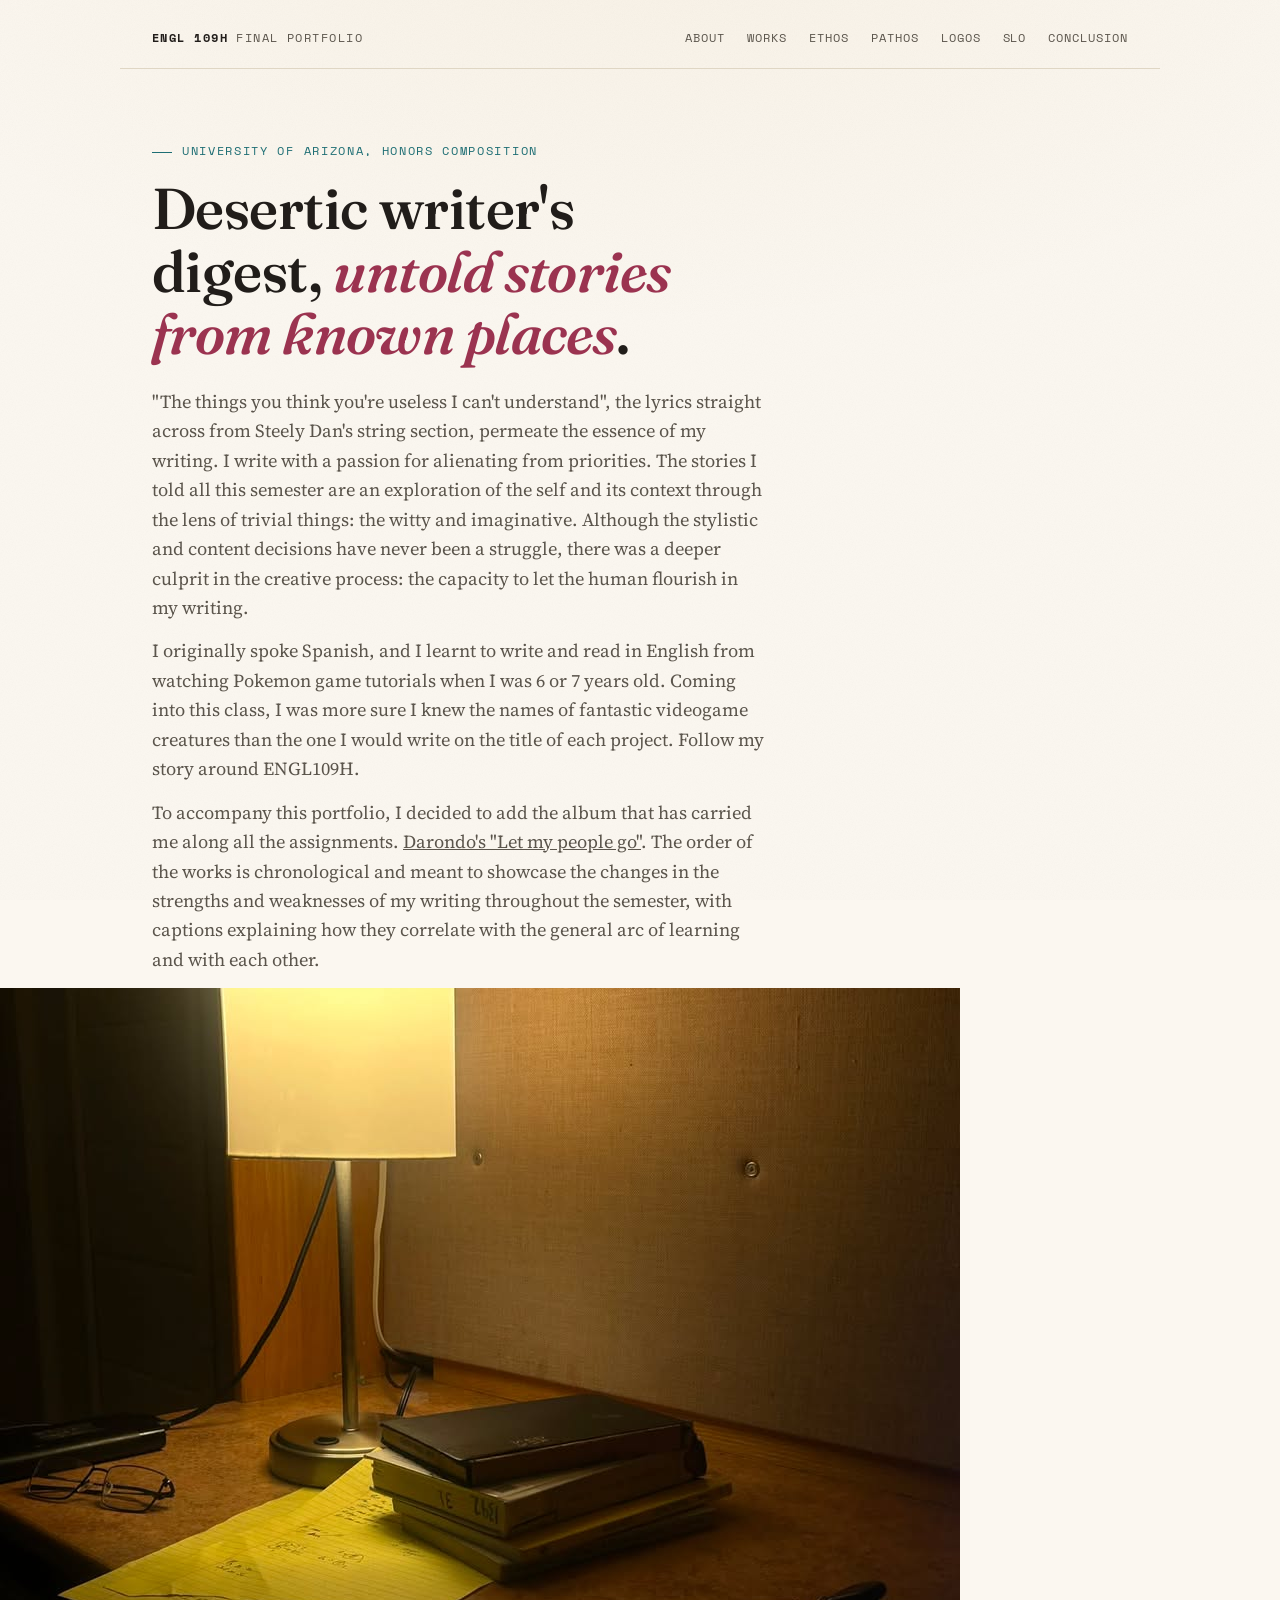
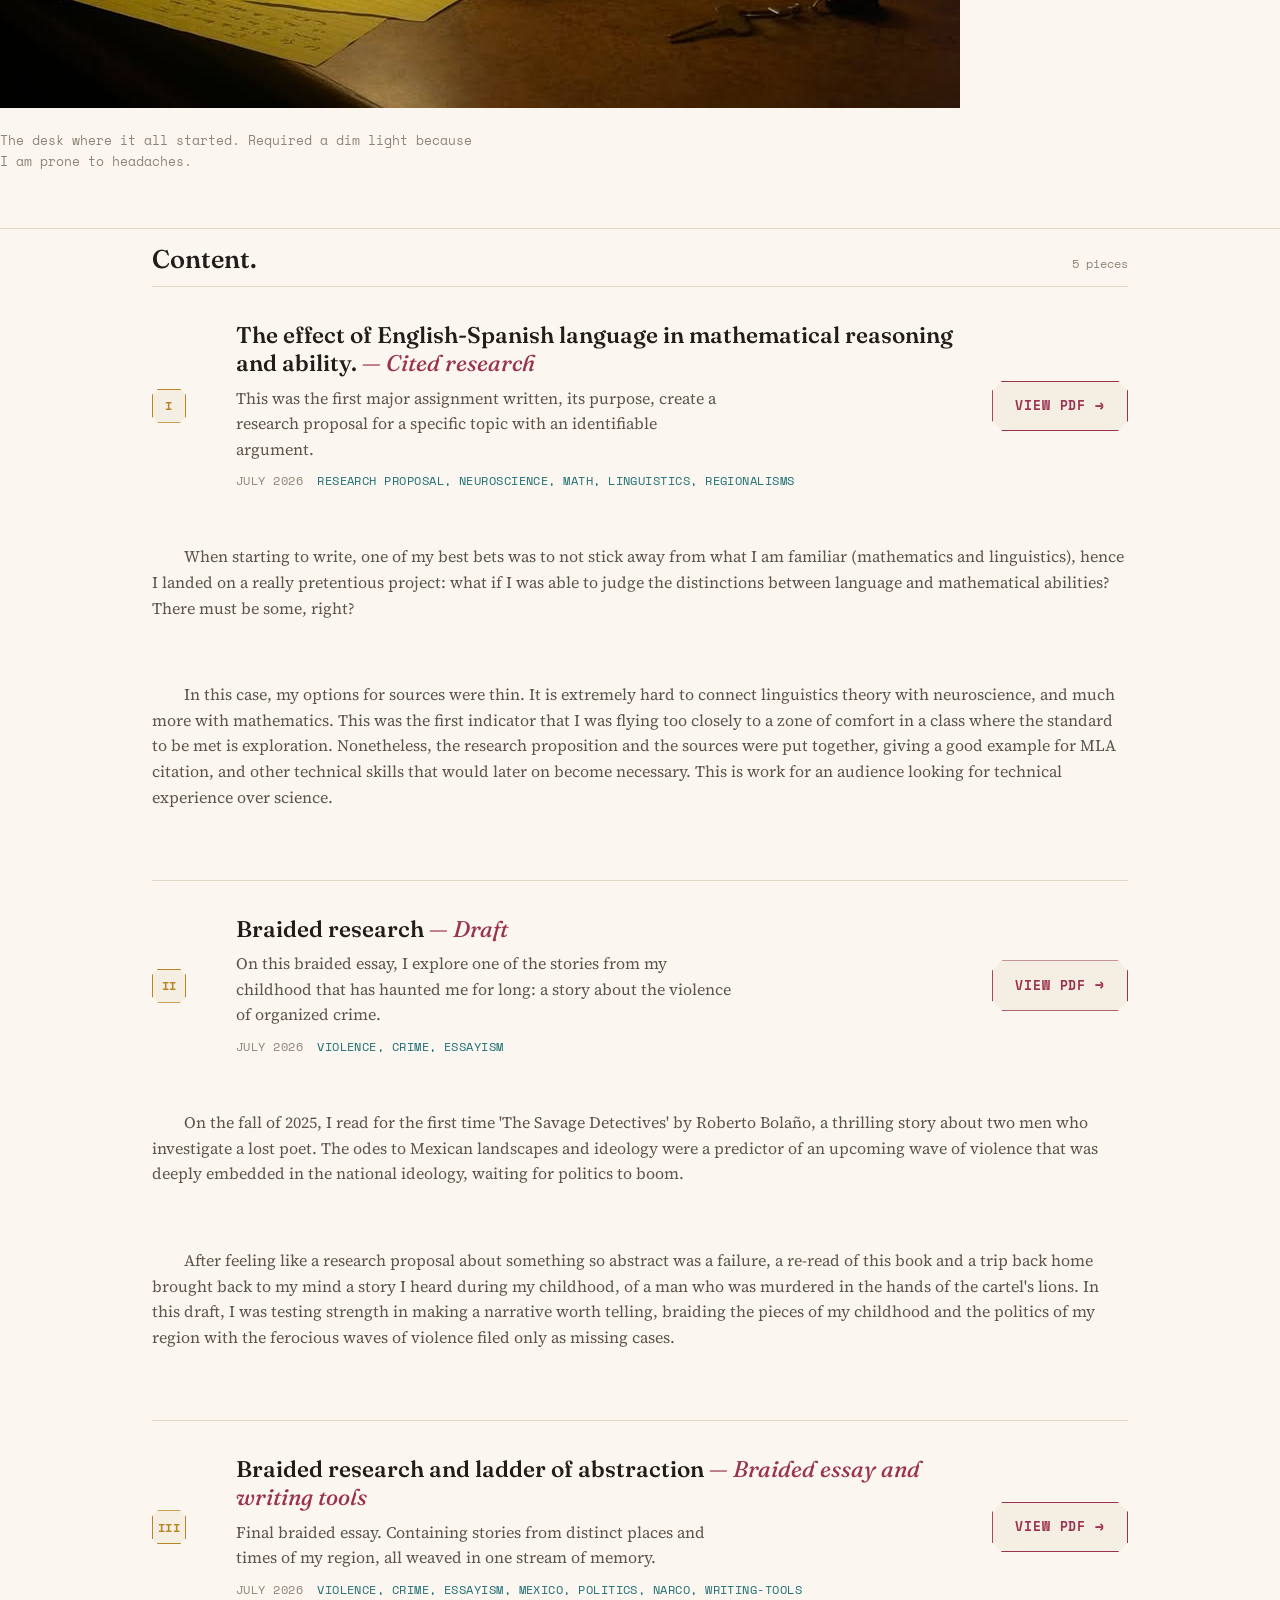
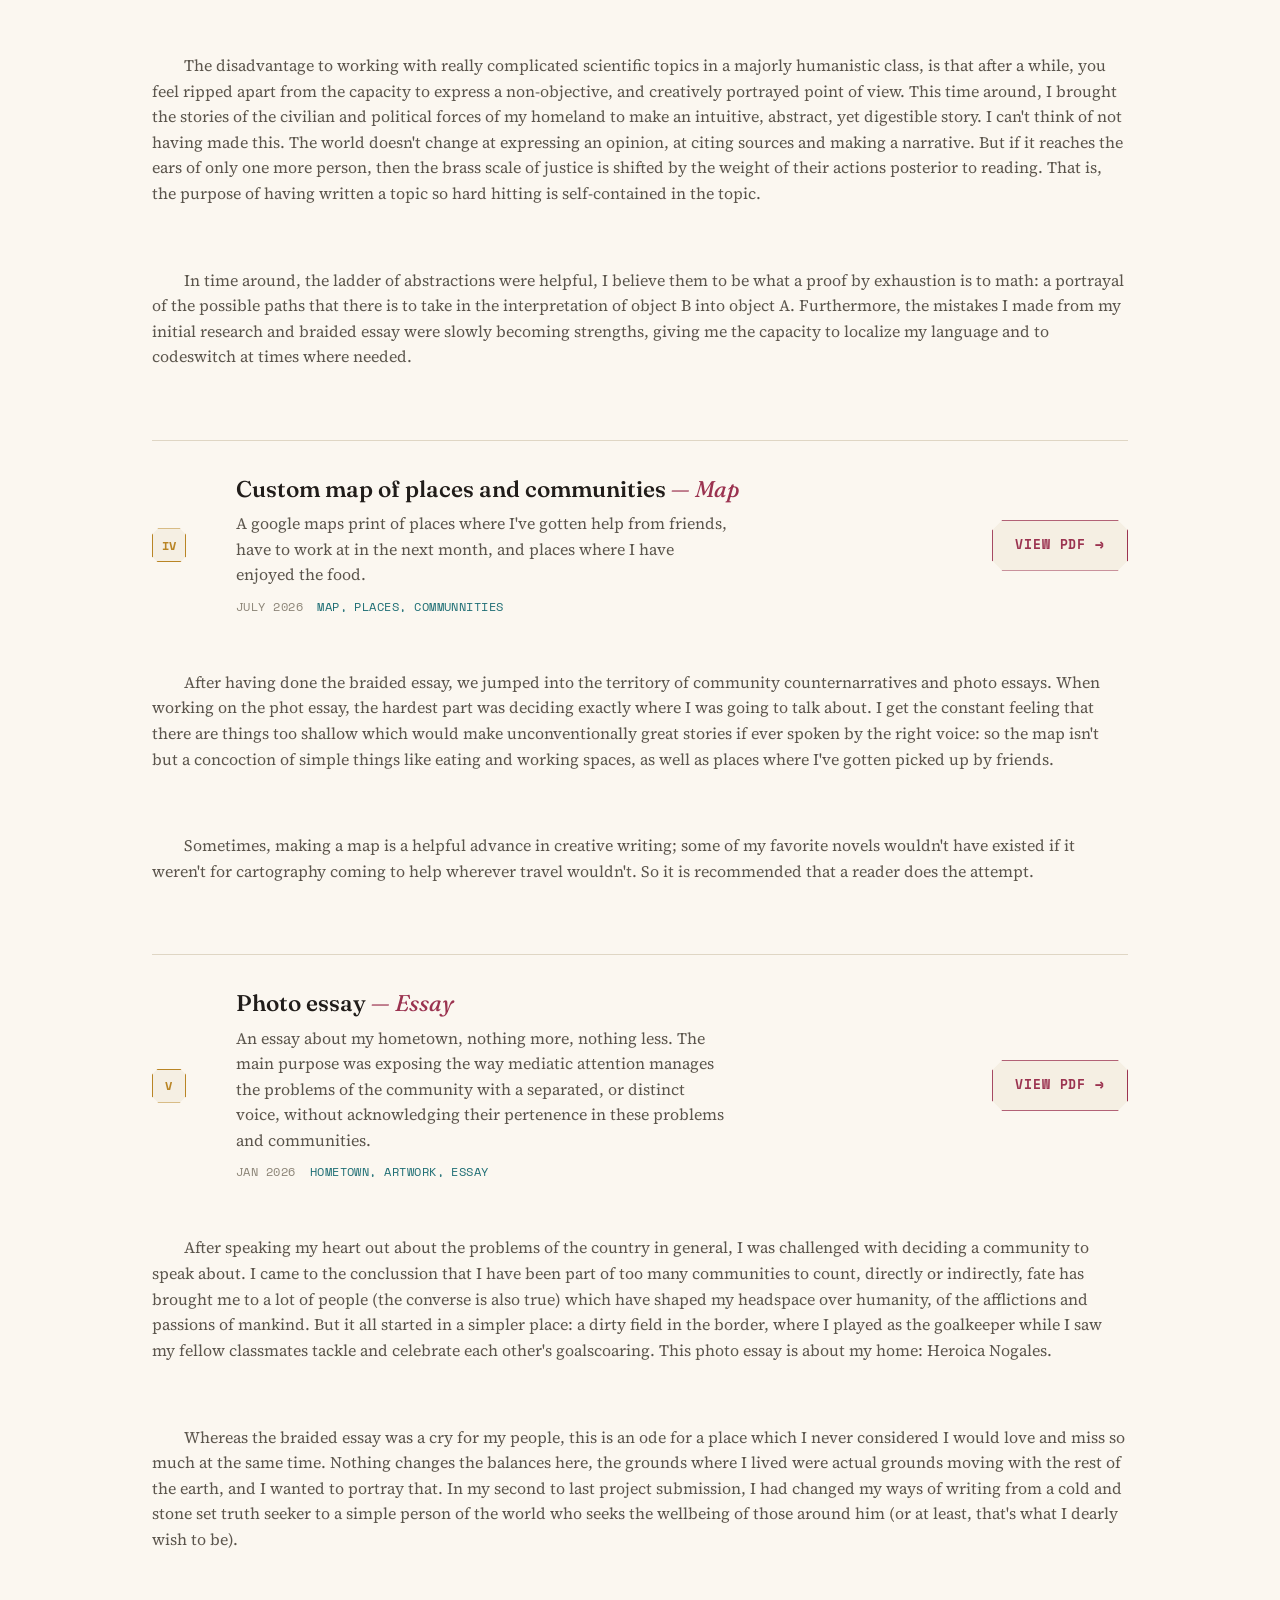
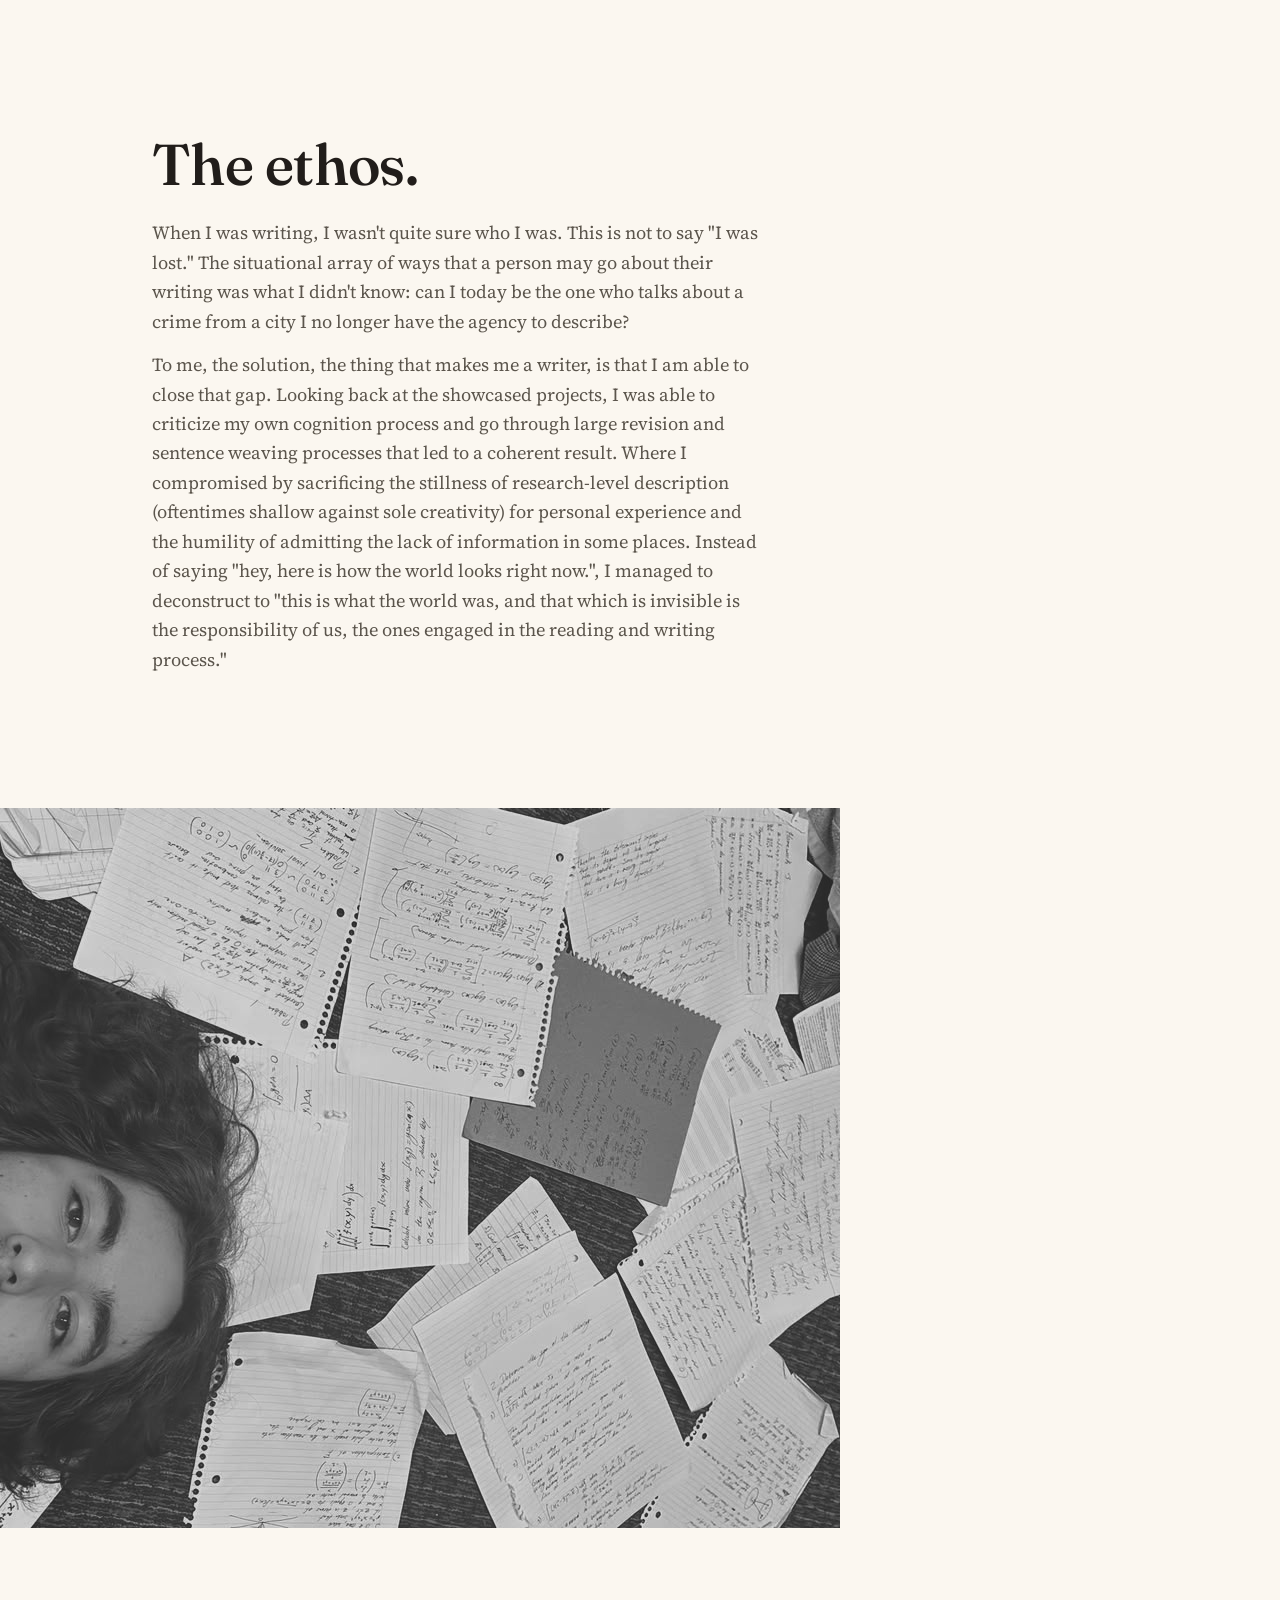
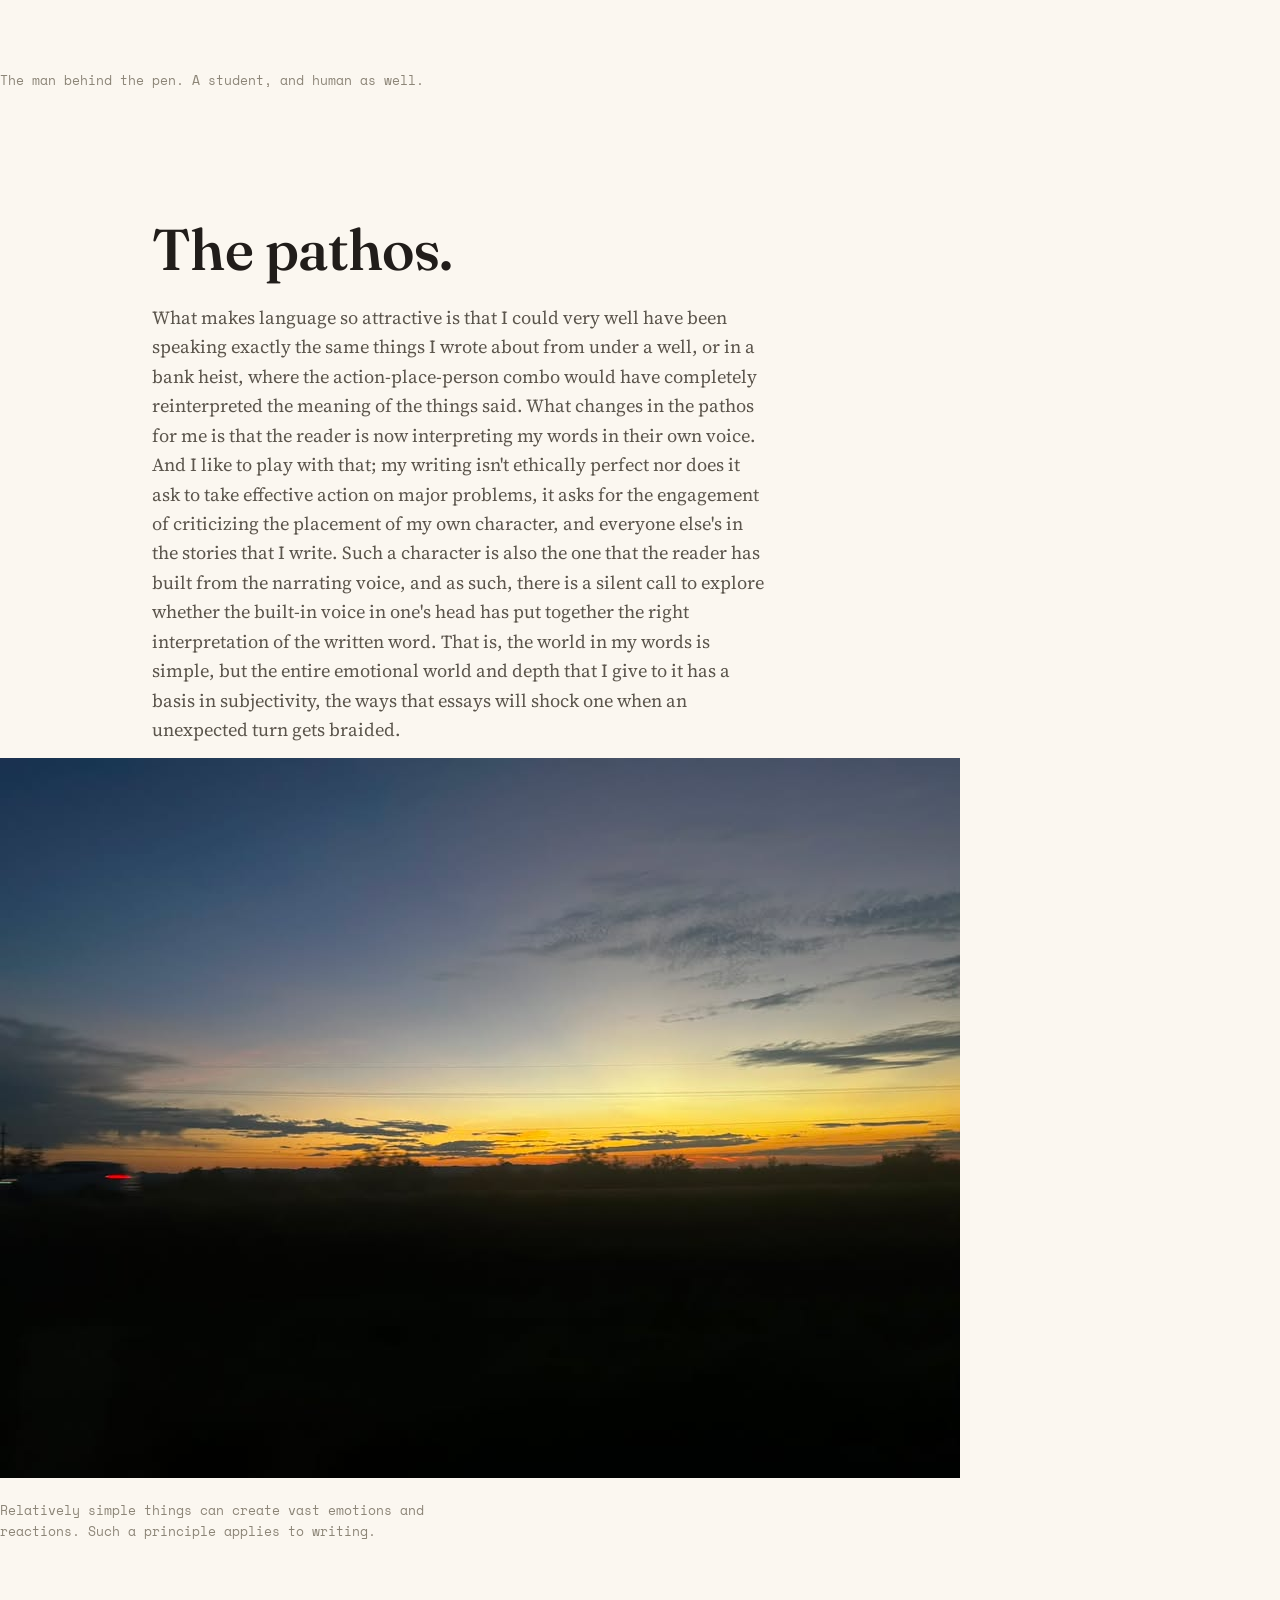
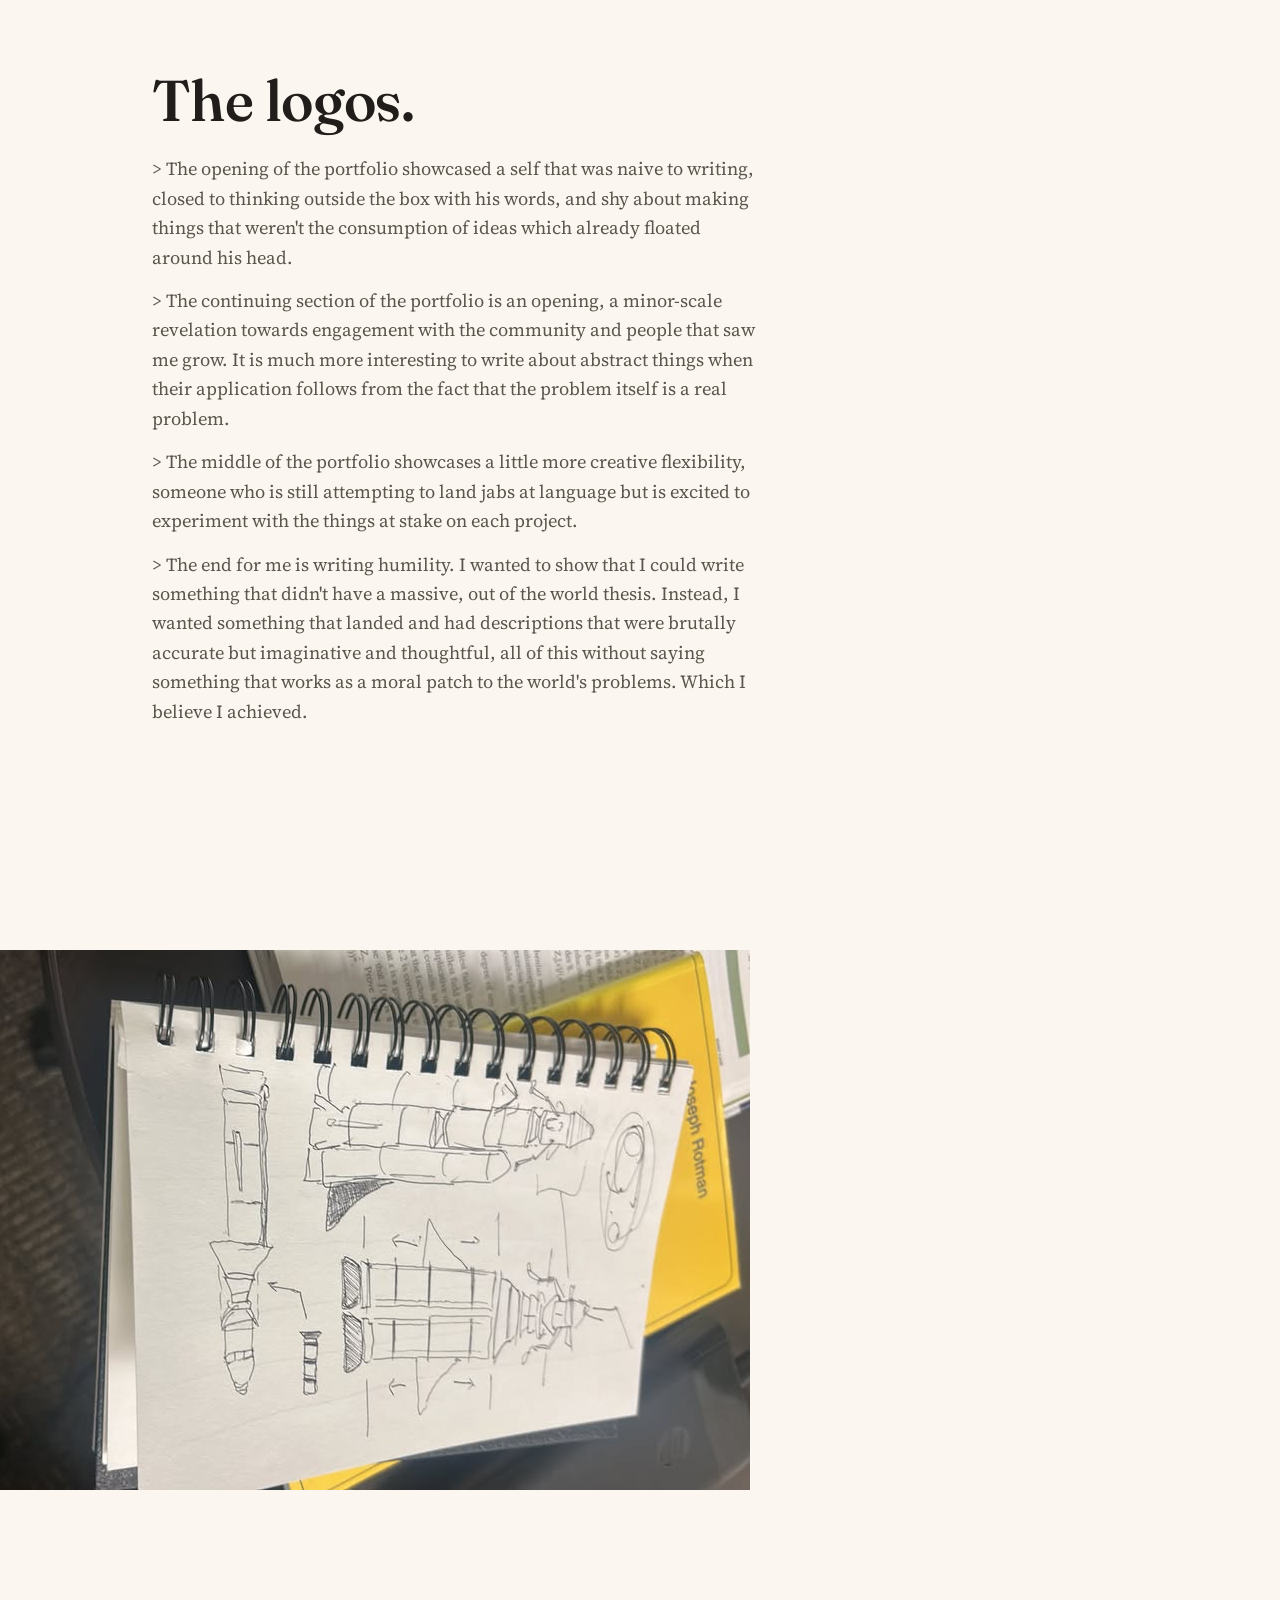
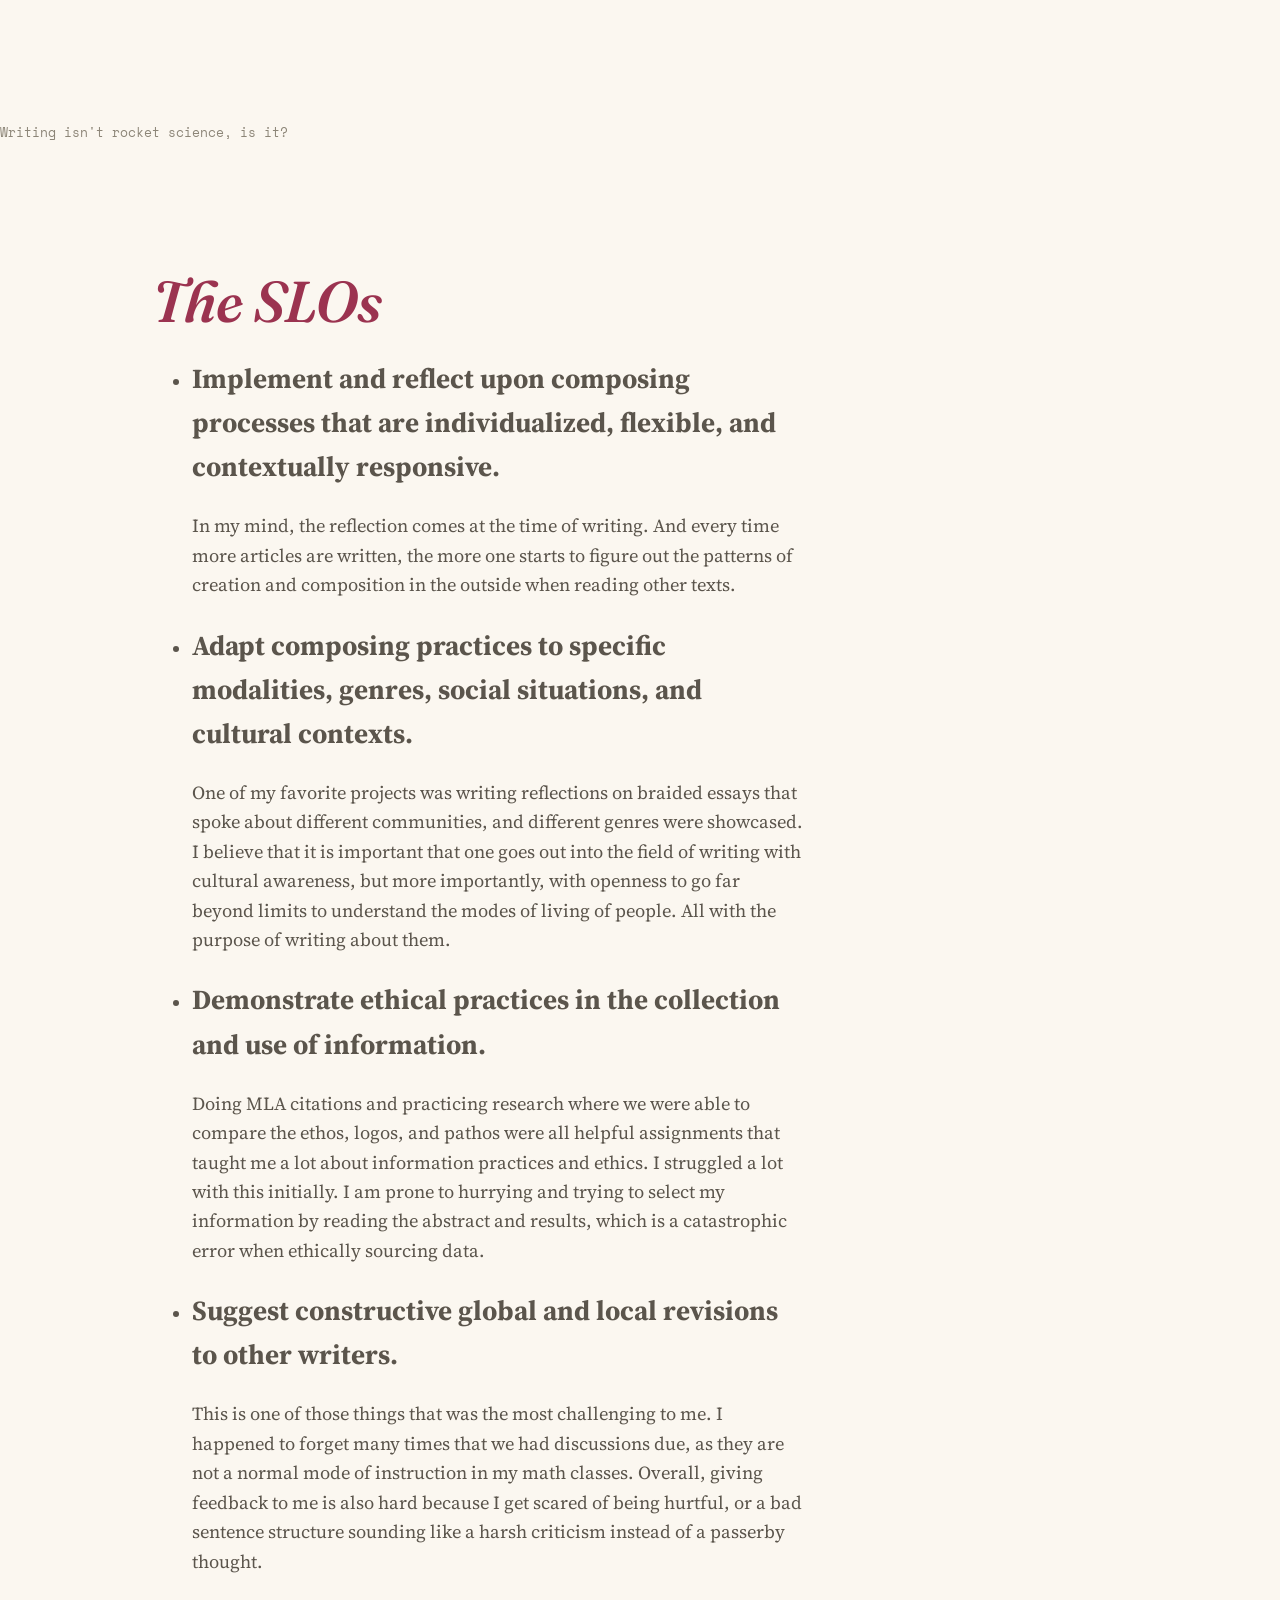
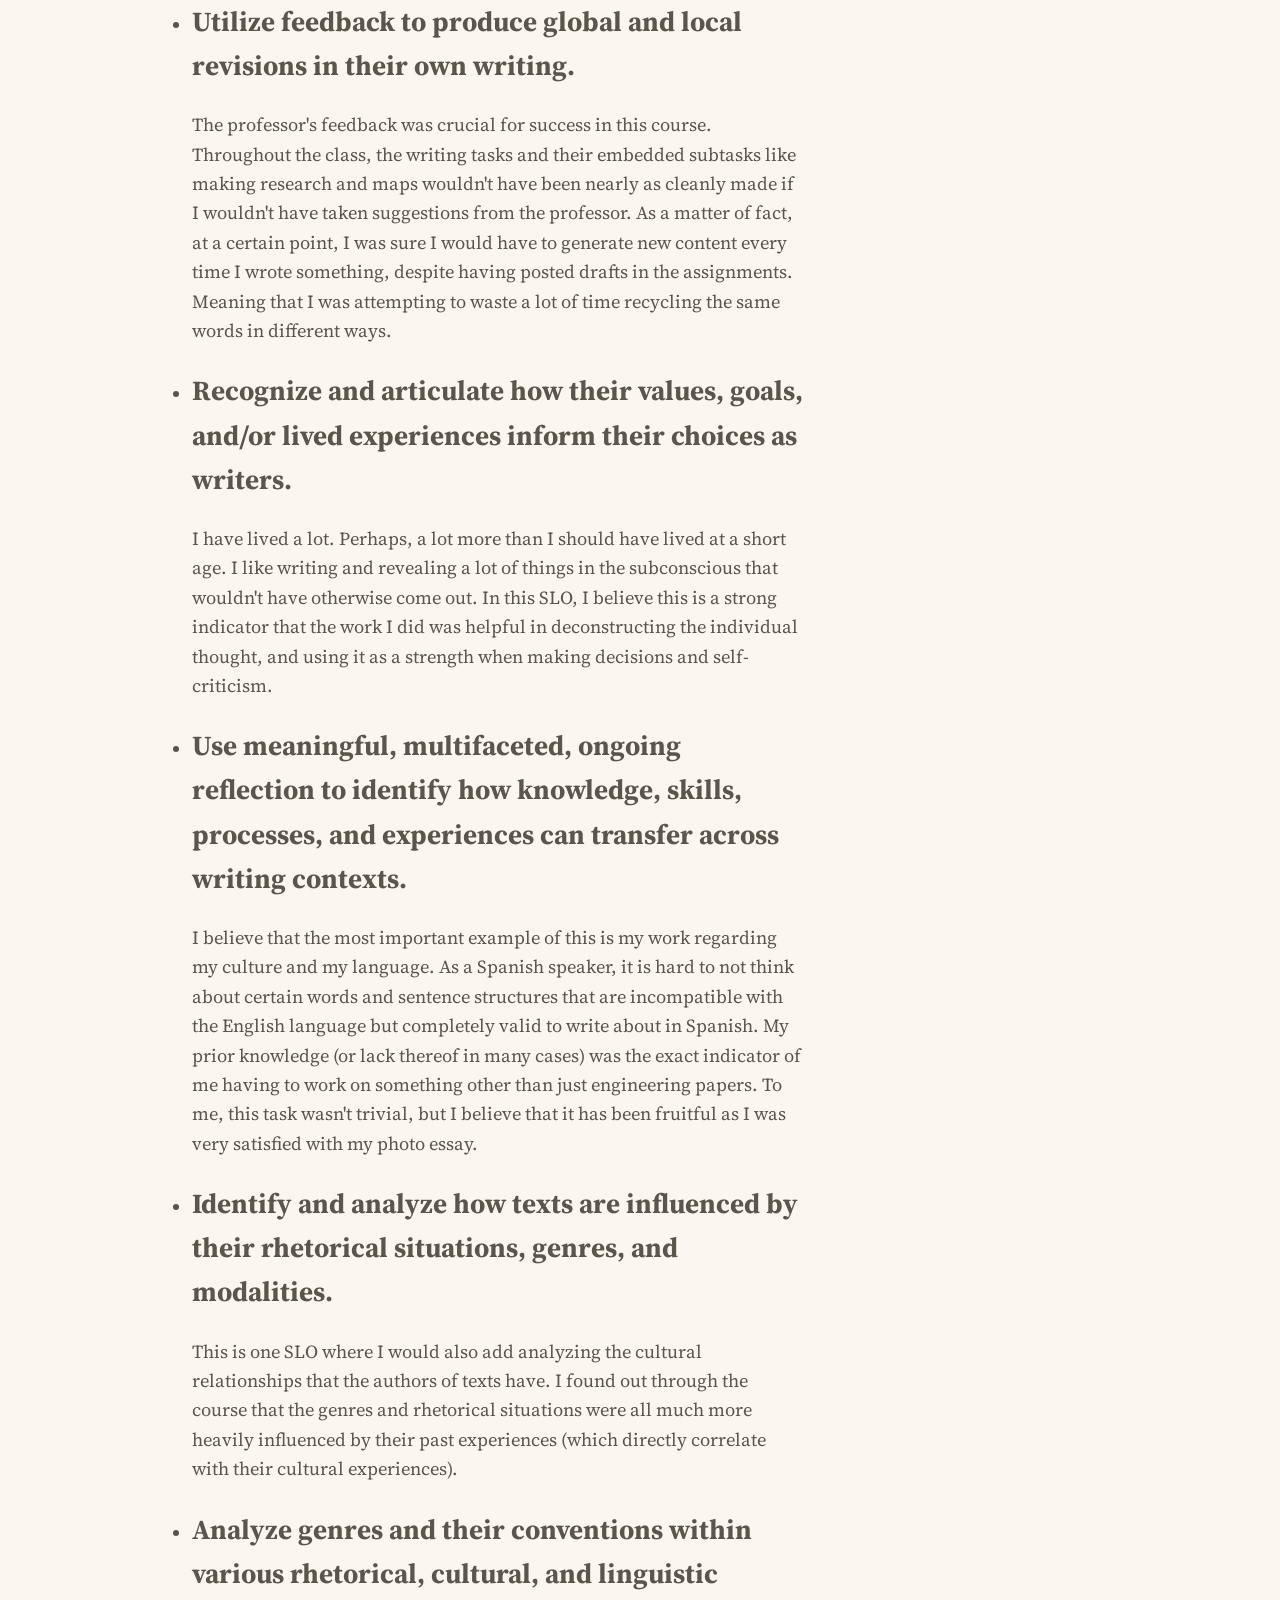
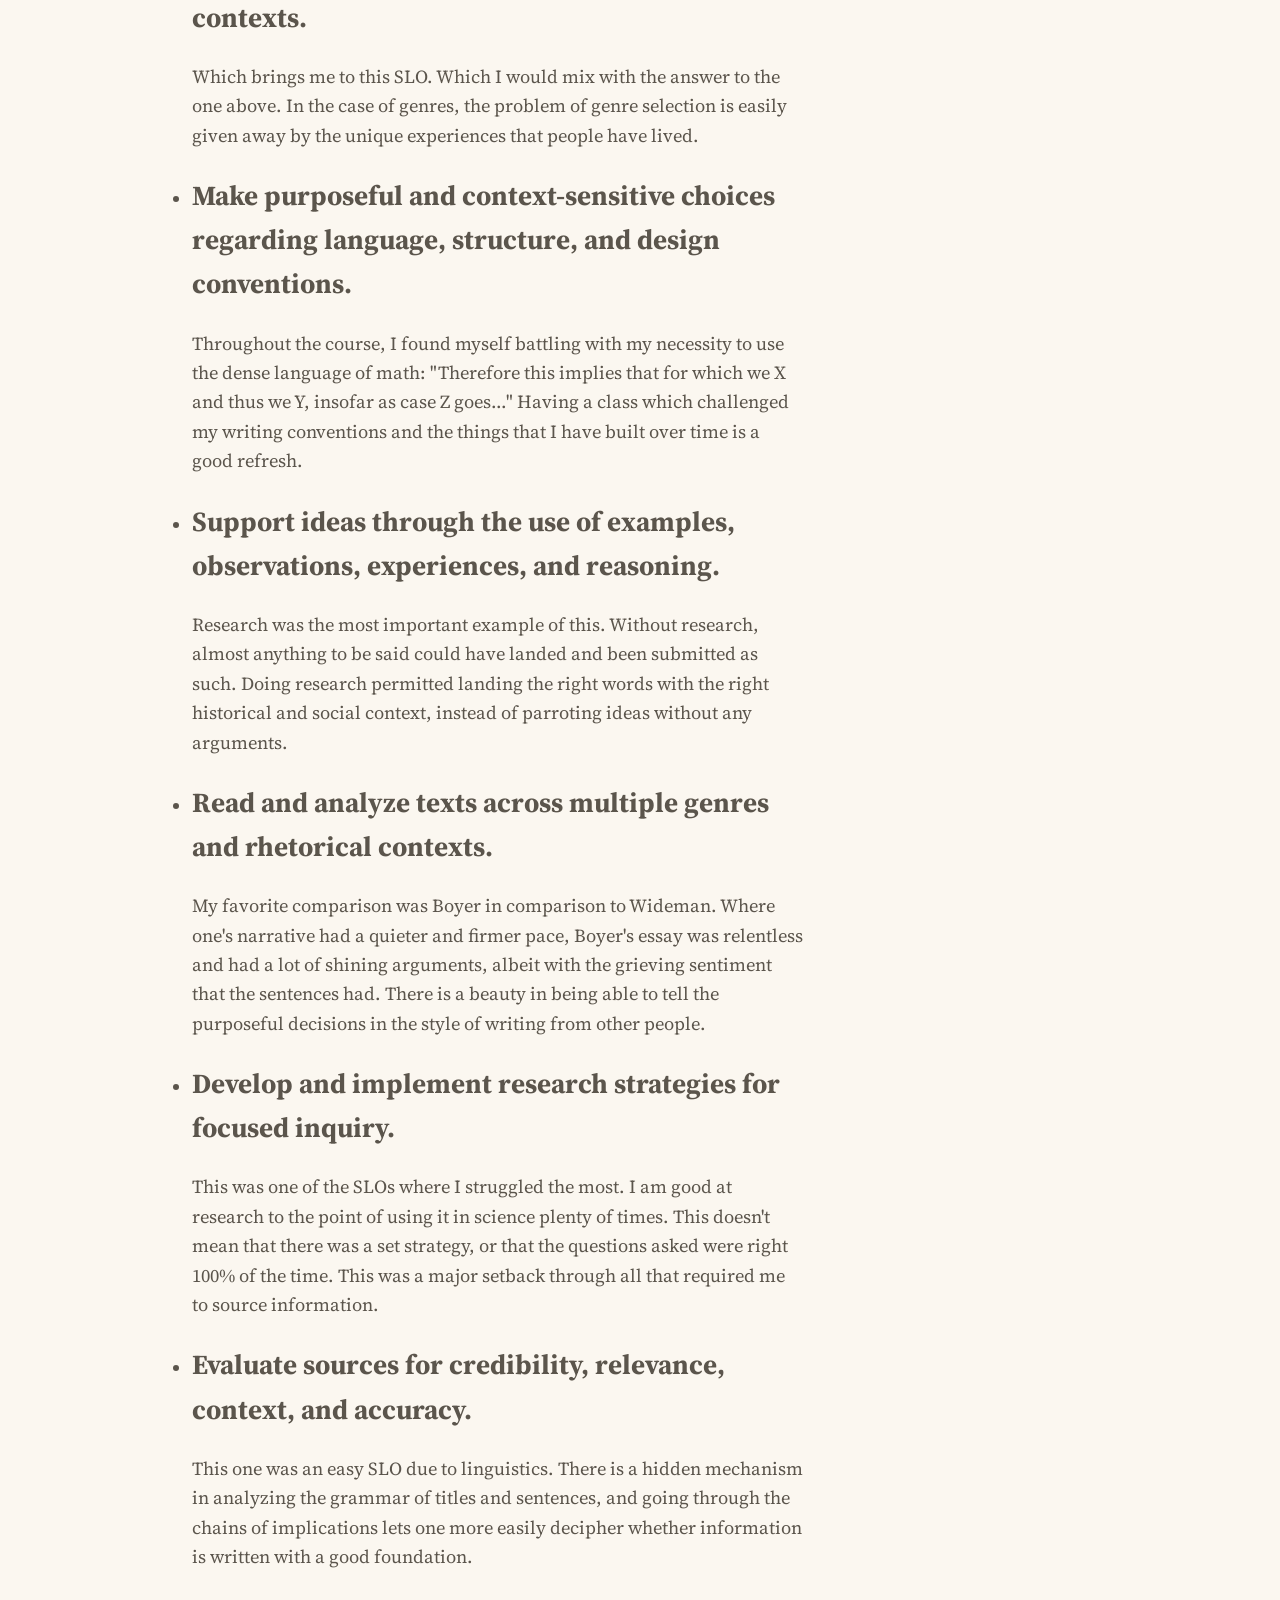
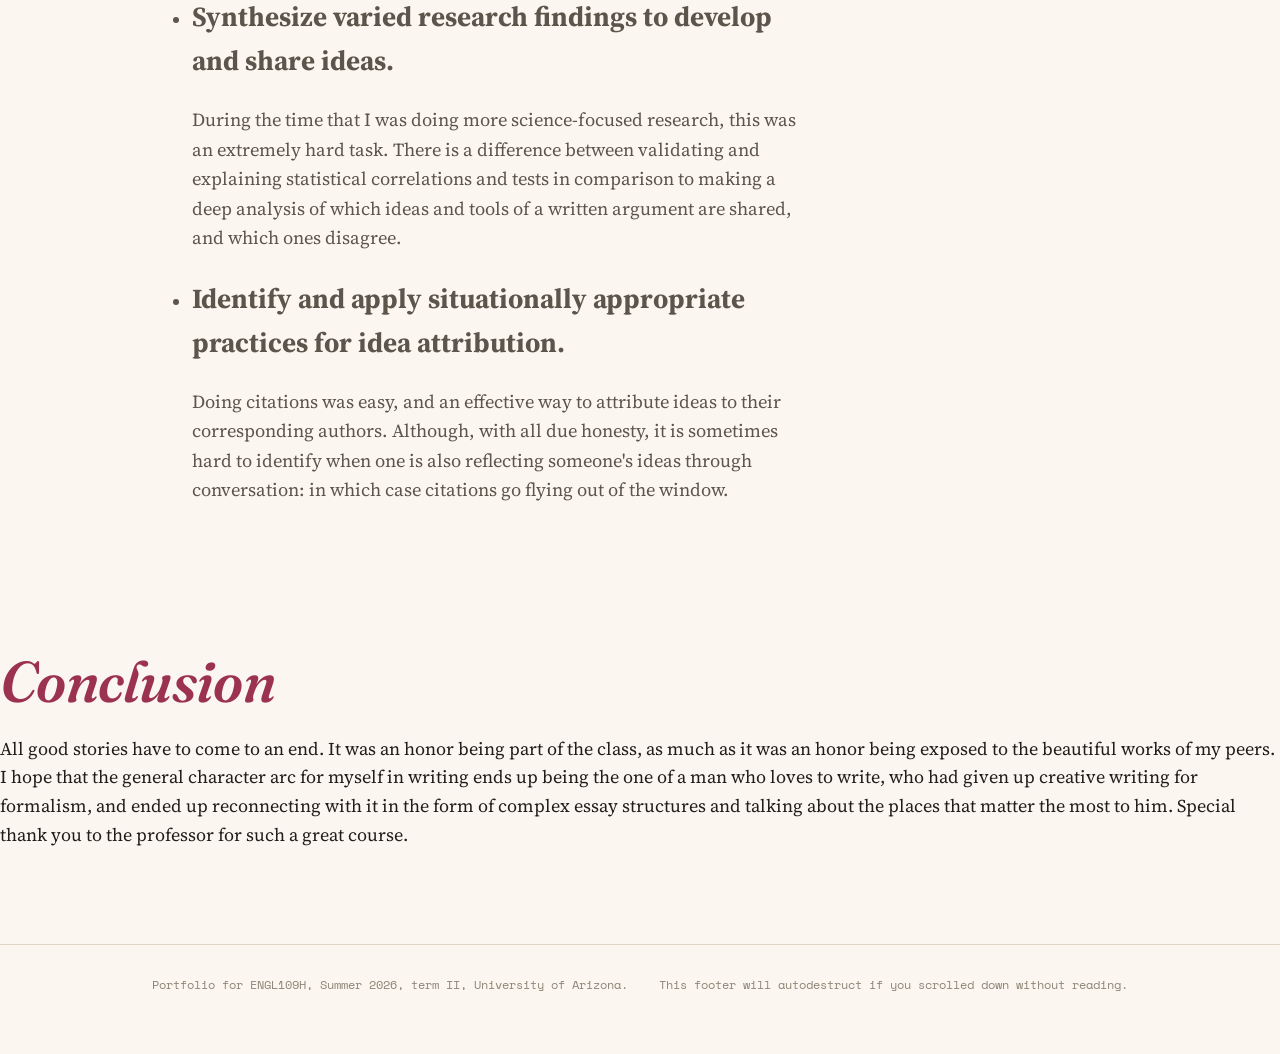
<file: index.html>
<!DOCTYPE html>
<html lang="en">
<head>
<meta charset="UTF-8" />
<meta name="viewport" content="width=device-width, initial-scale=1.0" />
<title>a desertic writer's digest</title>
<meta name="description" content="A portfolio of essays and papers written for ENGL 109H at the University of Arizona, reading Mexico from the vantage point of mathematics and computer science." />
<link rel="preconnect" href="https://fonts.googleapis.com">
<link rel="preconnect" href="https://fonts.gstatic.com" crossorigin>
<link href="https://fonts.googleapis.com/css2?family=Fraunces:ital,opsz,wght@0,9..144,440;0,9..144,560;1,9..144,500&family=Source+Serif+4:ital,opsz,wght@0,8..60,400;0,8..60,600;1,8..60,400&family=Space+Mono:wght@400;700&display=swap" rel="stylesheet">
<link rel="stylesheet" href="assets/style.css" />
</head>
<body>

<header class="site-header">
  <div class="wrap">
    <a class="site-mark" href="index.html"><strong>ENGL 109H</strong> Final portfolio </a>
    <nav class="site-nav">
      <a href="#about">About</a>
      <a href="#works">Works</a>
      <a href="#Ethos">Ethos</a>
      <a href="#Pathos">Pathos</a>
      <a href="#Logos">Logos</a>
      <a href="#SLOs">SLO</a>
      <a href="#conc">Conclusion</a>
    </nav>
  </div>
</header>

<section class="hero">
  <div class="wrap">
    <p class="hero-eyebrow">University of Arizona, Honors Composition</p>
    <h1>Desertic writer's digest, <em>untold stories from known places</em>.</h1>
    <p class="lede">
      "The things you think you're useless I can't understand", the lyrics straight across from Steely Dan's string section, permeate the essence of my writing. I write with a passion for alienating from priorities. The stories I told all this semester are an exploration of the self and its context through the lens of trivial things: the witty and imaginative. Although the stylistic and content decisions have never been a struggle, there was a deeper culprit in the creative process: the capacity to let the human flourish in my writing.
    </p>
    <p class="lede">
      I originally spoke Spanish, and I learnt to write and read in English from watching Pokemon game tutorials when I was 6 or 7 years old. Coming into this class, I was more sure I knew the names of fantastic videogame creatures than the one I would write on the title of each project. Follow my story around ENGL109H.
    </p>
    <p class="lede">
      To accompany this portfolio, I decided to add the album that has carried me along all the assignments. <a href="https://open.spotify.com/album/3nD9Oab8M4sCLNmqmwSOdA?si=G_bd0ZDOS9WsBj5sQAc7gw">Darondo's "Let my people go"</a>. The order of the works is chronological and meant to showcase the changes in the strengths and weaknesses of my writing throughout the semester, with captions explaining how they correlate with the general arc of learning and with each other.
    </p>
  </div>
<img src="desk.jpg" style="max-width: 80%; height: auto;"> <p class="discipline-note">The desk where it all started. Required a dim light because I am prone to headaches.</p>
  <div class="hero-art" aria-hidden="true"></div>
</section>

<hr class="divider" />

<main>
  <section class="works" id="works">
    <div class="wrap">
      <div class="works-heading">
        <h2>Content.</h2>
        <span class="count" data-works-count>— pieces</span>
      </div>
      <div data-works-list><!-- in assets script and work js ... :-). --></div>
    </div>
  </section>
</main>

<section class="hero" id="Ethos">
  <div class="wrap">
    <h1>The ethos.</h1>
    <p class="lede">
      When I was writing, I wasn't quite sure who I was. This is not to say 
      "I was lost." The situational array of ways that a person may go about their writing was what I didn't know: can I today be the one who talks about a crime from a city I no longer have the agency to describe?
    </p>
    <p class="lede">
      To me, the solution, the thing that makes me a writer, is that I am able to close that gap. Looking back at the showcased projects, I was able to criticize my own 
      cognition process and go through large revision and sentence weaving processes that led to a coherent result. 
      Where I compromised by sacrificing the stillness of research-level description (oftentimes shallow against sole creativity) for personal experience and the humility of admitting the lack of information in some places. 

      Instead of saying "hey, here is how the world looks right now.", I managed to deconstruct to "this is what the world was, and that which is invisible is the responsibility of us, the ones engaged in the reading and writing process."
    </p>
  </div>
<img src="guy.jpg" style="max-width: 80%; height: auto; transform: rotate(90deg);"> <p class="discipline-note">The man behind the pen. A student, and human as well.</p>
  <div class="hero-art" aria-hidden="true"></div>
</section>

<section class="hero" id="Pathos">
  <div class="wrap">
    <h1>The pathos.</h1>
    <p class="lede">
      What makes language so attractive is that I could very well have been speaking exactly the same things I wrote about from under a well, or in a bank heist, where the action-place-person combo would have completely reinterpreted the meaning of the things said. What changes in the pathos for me is that the reader is now interpreting my words in their own voice. And I like to play with that; my writing isn't ethically perfect nor does it ask to take effective action on major problems, it asks for the engagement of criticizing the placement of my own character, and everyone else's in the stories that I write. Such a character is also the one that the reader has built from the narrating voice, and as such, there is a silent call to explore whether the built-in voice in one's head has put together the right interpretation of the written word. That is, the world in my words is simple, but the entire emotional world and depth that I give to it has a basis in subjectivity, the ways that essays will shock one when an unexpected turn gets braided.
    </p>
  </div>
<img src="sunset.jpg" style="max-width: 80%; height: auto;"> <p class="discipline-note">Relatively simple things can create vast emotions and reactions. Such a principle applies to writing.</p>
  <div class="hero-art" aria-hidden="true"></div>
</section>

<section class="hero" id="Logos">
  <div class="wrap">
    <h1>The logos.</h1>
    <p class="lede">
      > The opening of the portfolio showcased a self that was naive to writing, closed to thinking outside the box with his words, and shy about making things that weren't the consumption of ideas which already floated around his head.
    </p>
    <p class="lede">
      > The continuing section of the portfolio is an opening, a minor-scale revelation towards engagement with the community and people that saw me grow. It is much more interesting to write about abstract things when their application follows from the fact that the problem itself is a real problem.
    </p>
    <p class="lede">
      > The middle of the portfolio showcases a little more creative flexibility, someone who is still attempting to land jabs at language but is excited to experiment with the things at stake on each project.
    </p>
    <p class="lede">
      > The end for me is writing humility. I wanted to show that I could write something that didn't have a massive, out of the world thesis. Instead, I wanted something that landed and had descriptions that were brutally accurate but imaginative and thoughtful, all of this without saying something that works as a moral patch to the world's problems. Which I believe I achieved.
    </p>
  </div>
<img src="rocket.jpg" style="max-width: 90%; height: auto; transform: rotate(90deg)"> <p class="discipline-note">Writing isn't rocket science, is it?</p>
  <div class="hero-art" aria-hidden="true"></div>
</section>

<section class="hero" id="SLOs">
<div class="wrap">
  <h1><em>The SLOs</em></h1>
  <ul>
    <li><h2>Implement and reflect upon composing processes that are individualized, flexible, and contextually responsive.</h2> 
      In my mind, the reflection comes at the time of writing. And every time more articles are written, the more one starts to figure out the patterns of creation and composition in the outside when reading other texts.</li>
    <li><h2>Adapt composing practices to specific modalities, genres, social situations, and cultural contexts.</h2>
      One of my favorite projects was writing reflections on braided essays that spoke about different communities, and different genres were showcased. I believe that it is important that one goes out into the field of writing with cultural awareness, but more importantly, with openness to go far beyond limits to understand the modes of living of people. All with the purpose of writing about them.</li>
    <li><h2>Demonstrate ethical practices in the collection and use of information.</h2> Doing MLA citations and practicing research where we were able to compare the ethos, logos, and pathos were all helpful assignments that taught me a lot about information practices and ethics. I struggled a lot with this initially. I am prone to hurrying and trying to select my information by reading the abstract and results, which is a catastrophic error when ethically sourcing data. </li>
    <li><h2>Suggest constructive global and local revisions to other writers.</h2> 
      This is one of those things that was the most challenging to me. I happened to forget many times that we had discussions due, as they are not a normal mode of instruction in my math classes. Overall, giving feedback to me is also hard because I get scared of being hurtful, or a bad sentence structure sounding like a harsh criticism instead of a passerby thought. </li>
    <li><h2>Utilize feedback to produce global and local revisions in their own writing.</h2> 
      The professor's feedback was crucial for success in this course. Throughout the class, the writing tasks and their embedded subtasks like making research and maps wouldn't have been nearly as cleanly made if I wouldn't have taken suggestions from the professor. As a matter of fact, at a certain point, I was sure I would have to generate new content every time I wrote something, despite having posted drafts in the assignments. Meaning that I was attempting to waste a lot of time recycling the same words in different ways. </li>
    <li><h2>Recognize and articulate how their values, goals, and/or lived experiences inform their choices as writers.</h2> I have lived a lot. Perhaps, a lot more than I should have lived at a short age. I like writing and revealing a lot of things in the subconscious that wouldn't have otherwise come out. In this SLO, I believe this is a strong indicator that the work I did was helpful in deconstructing the individual thought, and using it as a strength when making decisions and self-criticism. </li>
    <li><h2>Use meaningful, multifaceted, ongoing reflection to identify how knowledge, skills, processes, and experiences can transfer across writing contexts.</h2> I believe that the most important example of this is my work regarding my culture and my language. As a Spanish speaker, it is hard to not think about certain words and sentence structures that are incompatible with the English language but completely valid to write about in Spanish. My prior knowledge (or lack thereof in many cases) was the exact indicator of me having to work on something other than just engineering papers. To me, this task wasn't trivial, but I believe that it has been fruitful as I was very satisfied with my photo essay. </li>
    <li><h2>Identify and analyze how texts are influenced by their rhetorical situations, genres, and modalities.</h2> 
    This is one SLO where I would also add analyzing the cultural relationships that the authors of texts have. I found out through the course that the genres and rhetorical situations were all much more heavily influenced by their past experiences (which directly correlate with their cultural experiences). </li>
    <li><h2>Analyze genres and their conventions within various rhetorical, cultural, and linguistic contexts.</h2> Which brings me to this SLO. Which I would mix with the answer to the one above. In the case of genres, the problem of genre selection is easily given away by the unique experiences that people have lived. </li>
    <li><h2>Make purposeful and context-sensitive choices regarding language, structure, and design conventions.</h2>  Throughout the course, I found myself battling with my necessity to use the dense language of math: "Therefore this implies that for which we X and thus we Y, insofar as case Z goes..." Having a class which challenged my writing conventions and the things that I have built over time is a good refresh. </li>
    <li><h2>Support ideas through the use of examples, observations, experiences, and reasoning.</h2> 
      Research was the most important example of this. Without research, almost anything to be said could have landed and been submitted as such. Doing research permitted landing the right words with the right historical and social context, instead of parroting ideas without any arguments.</li>
    <li><h2>Read and analyze texts across multiple genres and rhetorical contexts.</h2> My favorite comparison was Boyer in comparison to Wideman. Where one's narrative had a quieter and firmer pace, Boyer's essay was relentless and had a lot of shining arguments, albeit with the grieving sentiment that the sentences had. There is a beauty in being able to tell the purposeful decisions in the style of writing from other people. </li>
    <li><h2>Develop and implement research strategies for focused inquiry.</h2> This was one of the SLOs where I struggled the most. I am good at research to the point of using it in science plenty of times. This doesn't mean that there was a set strategy, or that the questions asked were right 100% of the time. This was a major setback through all that required me to source information. </li>
    <li><h2>Evaluate sources for credibility, relevance, context, and accuracy.</h2> This one was an easy SLO due to linguistics. There is a hidden mechanism in analyzing the grammar of titles and sentences, and going through the chains of implications lets one more easily decipher whether information is written with a good foundation.</li>
    <li><h2>Synthesize varied research findings to develop and share ideas.</h2> During the time that I was doing more science-focused research, this was an extremely hard task. There is a difference between validating and explaining statistical correlations and tests in comparison to making a deep analysis of which ideas and tools of a written argument are shared, and which ones disagree. </li>
    <li><h2>Identify and apply situationally appropriate practices for idea attribution.</h2> Doing citations was easy, and an effective way to attribute ideas to their corresponding authors. Although, with all due honesty, it is sometimes hard to identify when one is also reflecting someone's ideas through conversation: in which case citations go flying out of the window. </li>
  </ul>
</div>

</section>

<section class="hero" id="conc">
<h1><em> Conclusion</em></h1>
<p>
  All good stories have to come to an end. It was an honor being part of the class, as much as it was an honor being exposed to the beautiful works of my peers. I hope that the general character arc for myself in writing ends up being the one of a man who loves to write, who had given up creative writing for formalism, and ended up reconnecting with it in the form of complex essay structures and talking about the places that matter the most to him. Special thank you to the professor for such a great course.
</p>
</section>

<footer class="site-footer">
  <div class="wrap">
    <p>Portfolio for ENGL109H, Summer 2026, term II, University of Arizona.</p>
    <p>This footer will autodestruct if you scrolled down without reading.</p>
  </div>
</footer>


<script src="assets/works.js"></script>
<script src="assets/script.js"></script>
</body>
</html>
</file>
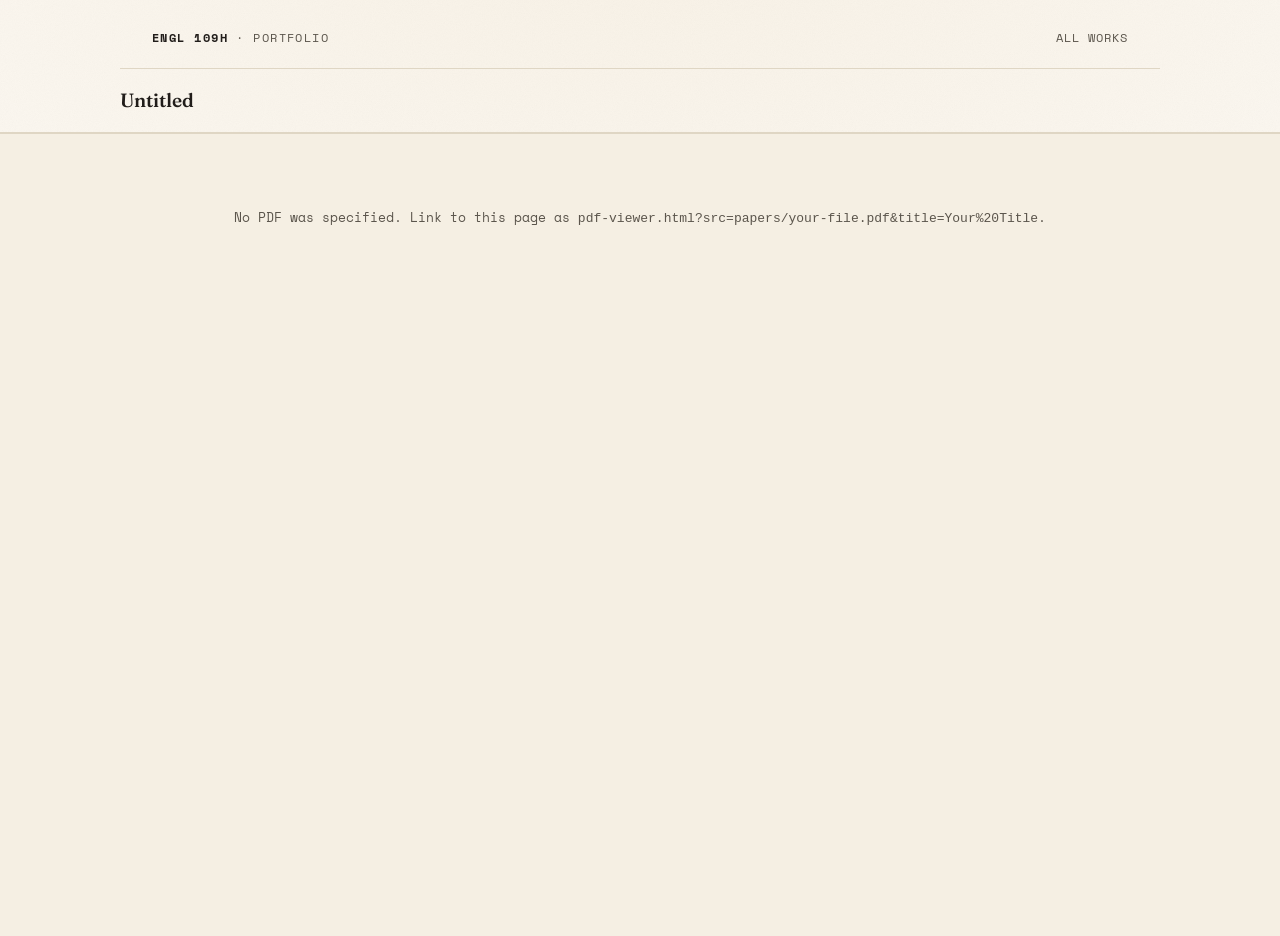
<file: pdf-viewer.html>
<!DOCTYPE html>
<html lang="en">
<head>
<meta charset="UTF-8" />
<meta name="viewport" content="width=device-width, initial-scale=1.0" />
<title>Viewing PDF — ENGL 109H Portfolio</title>
<link rel="preconnect" href="https://fonts.googleapis.com">
<link rel="preconnect" href="https://fonts.gstatic.com" crossorigin>
<link href="https://fonts.googleapis.com/css2?family=Fraunces:opsz,wght@9..144,560&family=Space+Mono:wght@400;700&display=swap" rel="stylesheet">
<link rel="stylesheet" href="assets/style.css" />
</head>
<body>

<header class="site-header">
  <div class="wrap">
    <a class="site-mark" href="index.html"><strong>ENGL 109H</strong> · Portfolio</a>
    <nav class="site-nav">
      <a href="index.html">All works</a>
    </nav>
  </div>
</header>

<div class="wrap pdf-toolbar">
  <h1 id="pdf-title">Loading…</h1>
  <a class="btn" id="pdf-download" href="#" download>
    <span>Download</span>
    <span class="arrow" aria-hidden="true">↓</span>
  </a>
</div>

<div class="pdf-shell">
  <div class="pdf-frame-wrap" id="pdf-frame-wrap">
    <p class="pdf-fallback" id="pdf-fallback" hidden>
      No PDF was specified. Link to this page as
      <code>pdf-viewer.html?src=papers/your-file.pdf&amp;title=Your%20Title</code>.
    </p>
  </div>
</div>

<script>
  (function () {
    const params = new URLSearchParams(window.location.search);
    const src = params.get("src");
    const title = params.get("title") || "Untitled";

    document.title = title + " — ENGL 109H Portfolio";
    document.getElementById("pdf-title").textContent = title;

    const wrap = document.getElementById("pdf-frame-wrap");
    const downloadBtn = document.getElementById("pdf-download");

    if (src) {
      const iframe = document.createElement("iframe");
      iframe.src = src;
      iframe.title = title;
      wrap.appendChild(iframe);
      downloadBtn.href = src;
    } else {
      document.getElementById("pdf-fallback").hidden = false;
      downloadBtn.style.display = "none";
    }
  })();
</script>

</body>
</html>
</file>
<file: assets/style.css>
:root{
  --color-bg:        #FBF7F0;
  --color-bg-raised: #F5EFE3;
  --color-ink:        #211D1A;
  --color-ink-soft:   #5B554C;
  --color-ink-faint:  #8C8577;
  --color-rosa:       #9B3350;
  --color-teal:       #1E6E74;
  --color-gold:       #B98525;
  --color-line:       #DFD6C4;
  --color-line-strong:#C9BDA3;

  --font-display: "Fraunces", "Iowan Old Style", "Palatino Linotype", Georgia, serif;
  --font-body:    "Source Serif 4", "Palatino Linotype", Georgia, serif;
  --font-mono:    "Space Mono", "Courier New", monospace;

  --measure: 68ch;
  --ease-bounce: cubic-bezier(.34, 1.56, .64, 1);
  --ease-smooth: cubic-bezier(.22, .61, .36, 1);
}

@media (prefers-color-scheme: dark){
}

*, *::before, *::after{ box-sizing: border-box; }


:root{
  --cut: 10px;
  --cut-sm: 6px;
}

html{ scroll-behavior: smooth; }
@media (prefers-reduced-motion: reduce){
  html{ scroll-behavior: auto; }
  *, *::before, *::after{
    animation-duration: 0.001ms !important;
    animation-iteration-count: 1 !important;
    transition-duration: 0.001ms !important;
    scroll-behavior: auto !important;
  }
}

body{
  margin: 0;
  color: var(--color-ink);
  font-family: var(--font-body);
  font-size: 18px;
  line-height: 1.6;
  -webkit-font-smoothing: antialiased;
  text-rendering: optimizeLegibility;

  /* Paper: a base ivory with a very fine grain and a faint top-down
     light falloff. No pattern to draw the eye — just gives the page
     the depth of cardstock instead of a flat fill. */
  background-color: var(--color-bg);
  background-image:
    radial-gradient(ellipse 1400px 700px at 50% -10%, rgba(185,133,37,.05), transparent 60%),
    url("data:image/svg+xml,%3Csvg xmlns='http://www.w3.org/2000/svg' width='140' height='140'%3E%3Cfilter id='n'%3E%3CfeTurbulence type='fractalNoise' baseFrequency='0.9' numOctaves='2' stitchTiles='stitch'/%3E%3CfeColorMatrix type='saturate' values='0'/%3E%3C/filter%3E%3Crect width='100%25' height='100%25' filter='url(%23n)' opacity='0.05'/%3E%3C/svg%3E");
  background-repeat: no-repeat, repeat;
  background-blend-mode: normal, multiply;
  background-attachment: fixed, fixed;
}

::selection{ background: var(--color-gold); color: var(--color-bg); }

a{ color: inherit; }

img{ max-width: 100%; display: block; }

.wrap{
  max-width: 1040px;
  margin: 0 auto;
  padding: 0 32px;
}

a:focus-visible,
button:focus-visible{
  outline: 2px solid var(--color-teal);
  outline-offset: 3px;
  border-radius: 2px;
}

.site-header{
  padding: 28px 0 0;
}
.site-header .wrap{
  display: flex;
  align-items: baseline;
  justify-content: space-between;
  gap: 24px;
  border-bottom: 1px solid var(--color-line);
  padding-bottom: 18px;
}
.site-mark{
  font-family: var(--font-mono);
  font-size: 12px;
  letter-spacing: .12em;
  text-transform: uppercase;
  color: var(--color-ink-soft);
  text-decoration: none;
}
.site-mark strong{ color: var(--color-ink); font-weight: 700; }
.site-nav{
  font-family: var(--font-mono);
  font-size: 12px;
  letter-spacing: .08em;
  text-transform: uppercase;
  display: flex;
  gap: 22px;
}
.site-nav a{
  text-decoration: none;
  color: var(--color-ink-soft);
  padding-bottom: 2px;
  border-bottom: 1px solid transparent;
  transition: color .2s var(--ease-smooth), border-color .2s var(--ease-smooth);
}
.site-nav a:hover{ color: var(--color-rosa); border-color: var(--color-rosa); }

.hero{
  position: relative;
  padding: 72px 0 56px;
  overflow: hidden;
}
.hero .wrap{ position: relative; z-index: 1; }
.hero-eyebrow{
  font-family: var(--font-mono);
  font-size: 12px;
  letter-spacing: .14em;
  text-transform: uppercase;
  color: var(--color-teal);
  margin: 0 0 18px;
}
.hero-eyebrow::before{
  content: "";
  display: inline-block;
  width: 20px;
  height: 1px;
  background: var(--color-teal);
  margin-right: 10px;
  vertical-align: middle;
}
.hero h1{
  font-family: var(--font-display);
  font-weight: 560;
  font-size: clamp(2.4rem, 5vw, 3.6rem);
  line-height: 1.08;
  letter-spacing: -0.01em;
  margin: 0 0 22px;
  max-width: 14ch;
}
.hero h1 em{
  font-style: italic;
  color: var(--color-rosa);
}
.hero p.lede{
  max-width: var(--measure);
  font-size: 1.15rem;
  color: var(--color-ink-soft);
  margin: 0 0 14px;
}

li{
  max-width: var(--measure);
  font-size: 1.15rem;
  color: var(--color-ink-soft);
  margin: 0 0 14px;
}
.hero .discipline-note{
  font-family: var(--font-mono);
  font-size: 13px;
  color: var(--color-ink-faint);
  max-width: 60ch;
  margin: 22px 0 0;
}

.hero-art:empty{
  display: none;
}
.hero-art{
  position: absolute;
  top: 0;
  right: 0;
  max-width: 320px;
  max-height: 320px;
  z-index: 0;
}
.hero-art img, .hero-art svg{
  width: 100%;
  height: 100%;
  display: block;
}
@media (max-width: 760px){
  .hero-art{ display:none; }
}

/* Section divider: a plain hairline with a short gold tick —
   structural, not illustrative. */
.divider{
  border: 0;
  border-top: 1px solid var(--color-line);
  position: relative;
  margin: 0;
}
.divider::after{
  content: "";
  position: absolute;
  top: -1px;
  left: 32px;
  width: 40px;
  height: 1px;
  background: var(--color-gold);
}

.works{
  padding: 10px 0 40px;
}
.works-heading{
  display: flex;
  align-items: baseline;
  justify-content: space-between;
  margin: 0 0 6px;
}
.works-heading h2{
  font-family: var(--font-display);
  font-weight: 560;
  font-size: 1.6rem;
  margin: 0;
}
.works-heading .count{
  font-family: var(--font-mono);
  font-size: 12px;
  color: var(--color-ink-faint);
}

.work-row{
  display: grid;
  grid-template-columns: 56px 1fr auto;
  gap: 28px;
  align-items: center;
  padding: 34px 0;
  border-top: 1px solid var(--color-line);
  opacity: 0;
  transform: translateY(10px);
  transition: opacity .5s var(--ease-smooth), transform .5s var(--ease-smooth);
}
.work-row.is-visible{ opacity: 1; transform: translateY(0); }
.works > .wrap > .work-row:last-child{ border-bottom: 1px solid var(--color-line); }

.work-numeral{
  font-family: var(--font-mono);
  font-size: 12px;
  font-weight: 700;
  color: var(--color-gold);
  letter-spacing: .02em;
  width: 34px;
  height: 34px;
  display: flex;
  align-items: center;
  justify-content: center;
  border: 1.5px solid var(--color-gold);
  background: var(--color-bg-raised);
  clip-path: polygon(
    var(--cut-sm) 0, calc(100% - var(--cut-sm)) 0,
    100% var(--cut-sm), 100% calc(100% - var(--cut-sm)),
    calc(100% - var(--cut-sm)) 100%, var(--cut-sm) 100%,
    0 calc(100% - var(--cut-sm)), 0 var(--cut-sm)
  );
}

.work-body h3{
  font-family: var(--font-display);
  font-weight: 560;
  font-size: 1.42rem;
  line-height: 1.25;
  margin: 0 0 8px;
}
.work-body h3 .lang{
  font-style: italic;
  color: var(--color-rosa);
  font-weight: 460;
}
.work-body p{
  margin: 0 0 10px;
  color: var(--color-ink-soft);
  max-width: 62ch;
  font-size: 1rem;
}

.work-desc{
  width: 100%;
  grid-column: 1/-1;
}

.work-desc p{
  margin: 0 0 10px;
  color: var(--color-ink-soft);
  max-width: 200ch;
  font-size: 1rem;
  white-space: pre-wrap;
}
.work-meta{
  font-family: var(--font-mono);
  font-size: 11.5px;
  letter-spacing: .04em;
  text-transform: uppercase;
  color: var(--color-ink-faint);
  display: flex;
  gap: 14px;
  flex-wrap: wrap;
}
.work-meta .tag{
  color: var(--color-teal);
}


.btn{
  --btn-accent: var(--color-ink);
  position: relative;
  display: inline-flex;
  align-items: center;
  gap: 9px;
  font-family: var(--font-mono);
  font-size: 12.5px;
  font-weight: 700;
  letter-spacing: .07em;
  text-transform: uppercase;
  text-decoration: none;
  color: var(--btn-accent);
  background: var(--color-bg-raised);
  border: 1.5px solid var(--btn-accent);
  padding: 13px 22px;
  white-space: nowrap;
  cursor: pointer;
  clip-path: polygon(
    var(--cut) 0, calc(100% - var(--cut)) 0,
    100% var(--cut), 100% calc(100% - var(--cut)),
    calc(100% - var(--cut)) 100%, var(--cut) 100%,
    0 calc(100% - var(--cut)), 0 var(--cut)
  );
  transition:
    transform .32s var(--ease-bounce),
    background-color .2s var(--ease-smooth),
    color .2s var(--ease-smooth),
    box-shadow .22s var(--ease-smooth);
}
.btn:hover, .btn:focus-visible{
  transform: translateY(-3px);
  background: var(--btn-accent);
  color: var(--color-bg);
  box-shadow: 0 10px 20px -10px rgba(33,29,26,.4);
}
.btn:active{
  transform: translateY(-1px);
  transition-duration: .12s;
}
.btn.pdf{ --btn-accent: var(--color-rosa); }
.btn.essay{ --btn-accent: var(--color-teal); }

.btn .arrow{
  transition: transform .32s var(--ease-bounce);
  font-size: 14px;
}
.btn:hover .arrow{ transform: translateX(3px); }

.site-footer{
  border-top: 1px solid var(--color-line);
  padding: 30px 0 60px;
  margin-top: 20px;
}
.site-footer .wrap{
  display: flex;
  justify-content: space-between;
  align-items: baseline;
  flex-wrap: wrap;
  gap: 10px;
}
.site-footer p{
  font-family: var(--font-mono);
  font-size: 12px;
  color: var(--color-ink-faint);
  margin: 0;
}


@media (max-width: 720px){
  .wrap{ padding: 0 20px; }
  .work-row{
    grid-template-columns: 1fr;
    gap: 12px;
    padding: 26px 0;
  }
  .work-numeral{ order: -1; }
  .btn{ justify-self: start; }
  .site-header .wrap{ flex-direction: column; align-items: flex-start; gap: 12px; }
}


.essay-header{
  padding: 56px 0 30px;
  border-bottom: 1px solid var(--color-line);
}
.essay-header .back-link{
  font-family: var(--font-mono);
  font-size: 12px;
  text-transform: uppercase;
  letter-spacing: .08em;
  color: var(--color-ink-soft);
  text-decoration: none;
  display: inline-flex;
  align-items: center;
  gap: 6px;
  margin-bottom: 26px;
  transition: color .2s var(--ease-smooth), transform .2s var(--ease-bounce);
}
.essay-header .back-link:hover{ color: var(--color-rosa); transform: translateX(-3px); }

.essay-header .kicker{
  font-family: var(--font-mono);
  font-size: 12px;
  letter-spacing: .1em;
  text-transform: uppercase;
  color: var(--color-teal);
  margin: 0 0 14px;
}
.essay-header h1{
  font-family: var(--font-display);
  font-weight: 560;
  font-size: clamp(2rem, 4.2vw, 2.9rem);
  line-height: 1.14;
  margin: 0 0 18px;
  max-width: 20ch;
}
.essay-meta{
  font-family: var(--font-mono);
  font-size: 12.5px;
  color: var(--color-ink-faint);
  display: flex;
  gap: 18px;
  flex-wrap: wrap;
}

.essay-body{
  padding: 44px 0 20px;
}
.essay-body .measure{
  max-width: var(--measure);
  margin: 0 auto;
}
.essay-body p{
  margin: 0 0 20px;
  font-size: 1.08rem;
}
.essay-body h2{
  font-family: var(--font-display);
  font-weight: 560;
  font-size: 1.5rem;
  margin: 44px 0 18px;
}
.essay-body blockquote{
  margin: 26px 0;
  padding: 4px 0 4px 22px;
  border-left: 2px solid var(--color-gold);
  color: var(--color-ink-soft);
  font-style: italic;
}
.essay-body em{ color: var(--color-rosa); font-style: italic; }

/* MLA in-text citation styling: kept plain, per MLA convention —
   no italics, no special color, just inline parenthetical. */
.mla-intext{ font-style: normal; }

/* MLA Works Cited block, hanging indent */
.works-cited{
  padding: 36px 0 60px;
  border-top: 1px solid var(--color-line);
}
.works-cited .measure{ max-width: var(--measure); margin: 0 auto; }
.works-cited h2{
  font-family: var(--font-display);
  font-weight: 560;
  font-size: 1.3rem;
  margin: 0 0 22px;
  text-align: center;
}
.works-cited ol{
  list-style: none;
  margin: 0;
  padding: 0;
}
.works-cited li{
  font-size: .98rem;
  line-height: 1.65;
  margin: 0 0 20px;
  padding-left: 2em;
  text-indent: -2em; /* hanging indent, MLA-standard */
}

.pull-note{
  font-family: var(--font-mono);
  font-size: 12.5px;
  color: var(--color-ink-faint);
  border: 1px dashed var(--color-line-strong);
  border-radius: 4px;
  padding: 14px 18px;
  margin: 0 0 30px;
}


.pdf-shell{
  height: calc(100vh - 96px);
  border-top: 1px solid var(--color-line);
}
.pdf-toolbar{
  display: flex;
  align-items: center;
  justify-content: space-between;
  gap: 16px;
  padding: 16px 0;
}
.pdf-toolbar h1{
  font-family: var(--font-display);
  font-weight: 560;
  font-size: 1.2rem;
  margin: 0;
}
.pdf-frame-wrap{
  height: 100%;
  background: var(--color-bg-raised);
  border-top: 1px solid var(--color-line);
}
.pdf-frame-wrap iframe{
  width: 100%;
  height: 100%;
  border: 0;
  display: block;
}
.pdf-fallback{
  padding: 60px 32px;
  text-align: center;
  font-family: var(--font-mono);
  font-size: 13px;
  color: var(--color-ink-soft);
}
</file>
